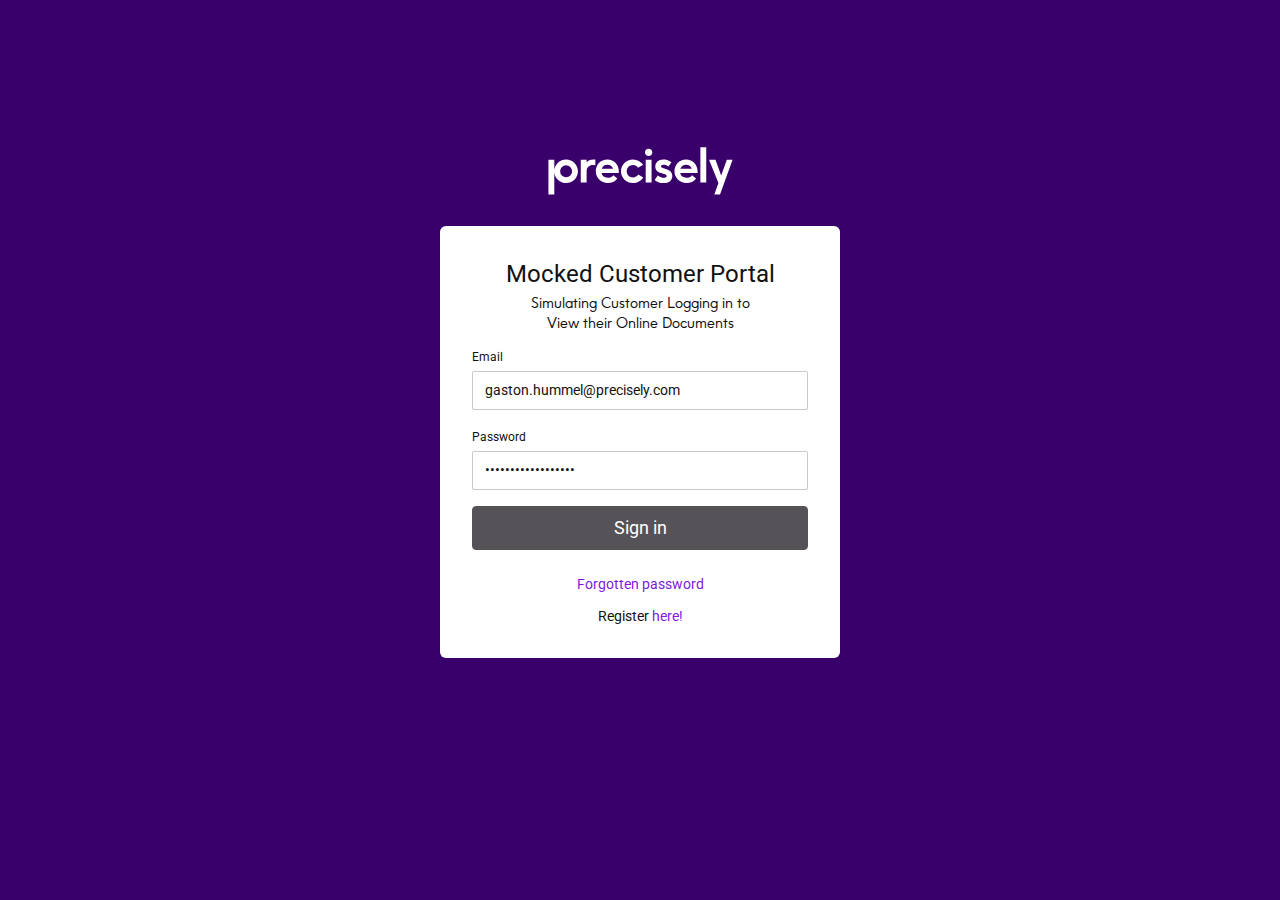
<file: index.html>
<!DOCTYPE html>
<html lang="en">
  <head>
    <meta charset="utf-8" />
    <title>Contextual Bot Demo</title>
    <base href="/" />

    <meta name="viewport" content="width=device-width, initial-scale=1" />
    <link
      rel="icon"
      type="image/png"
      href="assets/favicon/precisely16.png"
      sizes="16x16"
    />
    <link
      rel="icon"
      type="image/png"
      href="assets/favicon/precisely32.png"
      sizes="32x32"
    />
    <link
      rel="icon"
      type="image/png"
      href="assets/favicon/precisely57.png"
      sizes="57x57"
    />
    <link
      rel="icon"
      type="image/png"
      href="assets/favicon/precisely72.png"
      sizes="72x72"
    />
    <link
      rel="icon"
      type="image/png"
      href="assets/favicon/precisely114.png"
      sizes="114x114"
    />
    <link
      rel="icon"
      type="image/png"
      href="assets/favicon/precisely144.png"
      sizes="144x144"
    />
    <link
      rel="icon"
      type="image/png"
      href="assets/favicon/favicon_128.png"
      sizes="128x128"
    />
    <link
      rel="apple-touch-icon"
      sizes="57x57"
      href="assets/favicon/precisely57.png"
    />
    <link
      rel="apple-touch-icon"
      sizes="72x72"
      href="assets/favicon/precisely72.png"
    />
    <link
      rel="apple-touch-icon"
      sizes="114x114"
      href="assets/favicon/precisely114.png"
    />
    <link
      rel="apple-touch-icon"
      sizes="144x144"
      href="assets/favicon/precisely144.png"
    />
    <link rel="mask-icon" href="assets/favicon/precisely.ico" color="#314183" />
    <link
      href="https://fonts.googleapis.com/css?family=Roboto:300,400,500&display=swap"
      rel="stylesheet"
    />
    <link
      href="https://fonts.googleapis.com/icon?family=Material+Icons"
      rel="stylesheet"
    />
  <link rel="stylesheet" href="styles.1fc04d2c78a9071a228e.css"></head>

  <body class="mat-typography">
    <app-root class="site-root"></app-root>
  <script src="runtime.7d7e9038a1cdbceb3d53.js" defer></script><script src="polyfills-es5.675ce38731dd0d2d770f.js" nomodule defer></script><script src="polyfills.3c825aca732255818715.js" defer></script><script src="scripts.5fabf93809735a4a4725.js" defer></script><script src="main.602eda872cad781336a3.js" defer></script></body>
</html>
</file>
